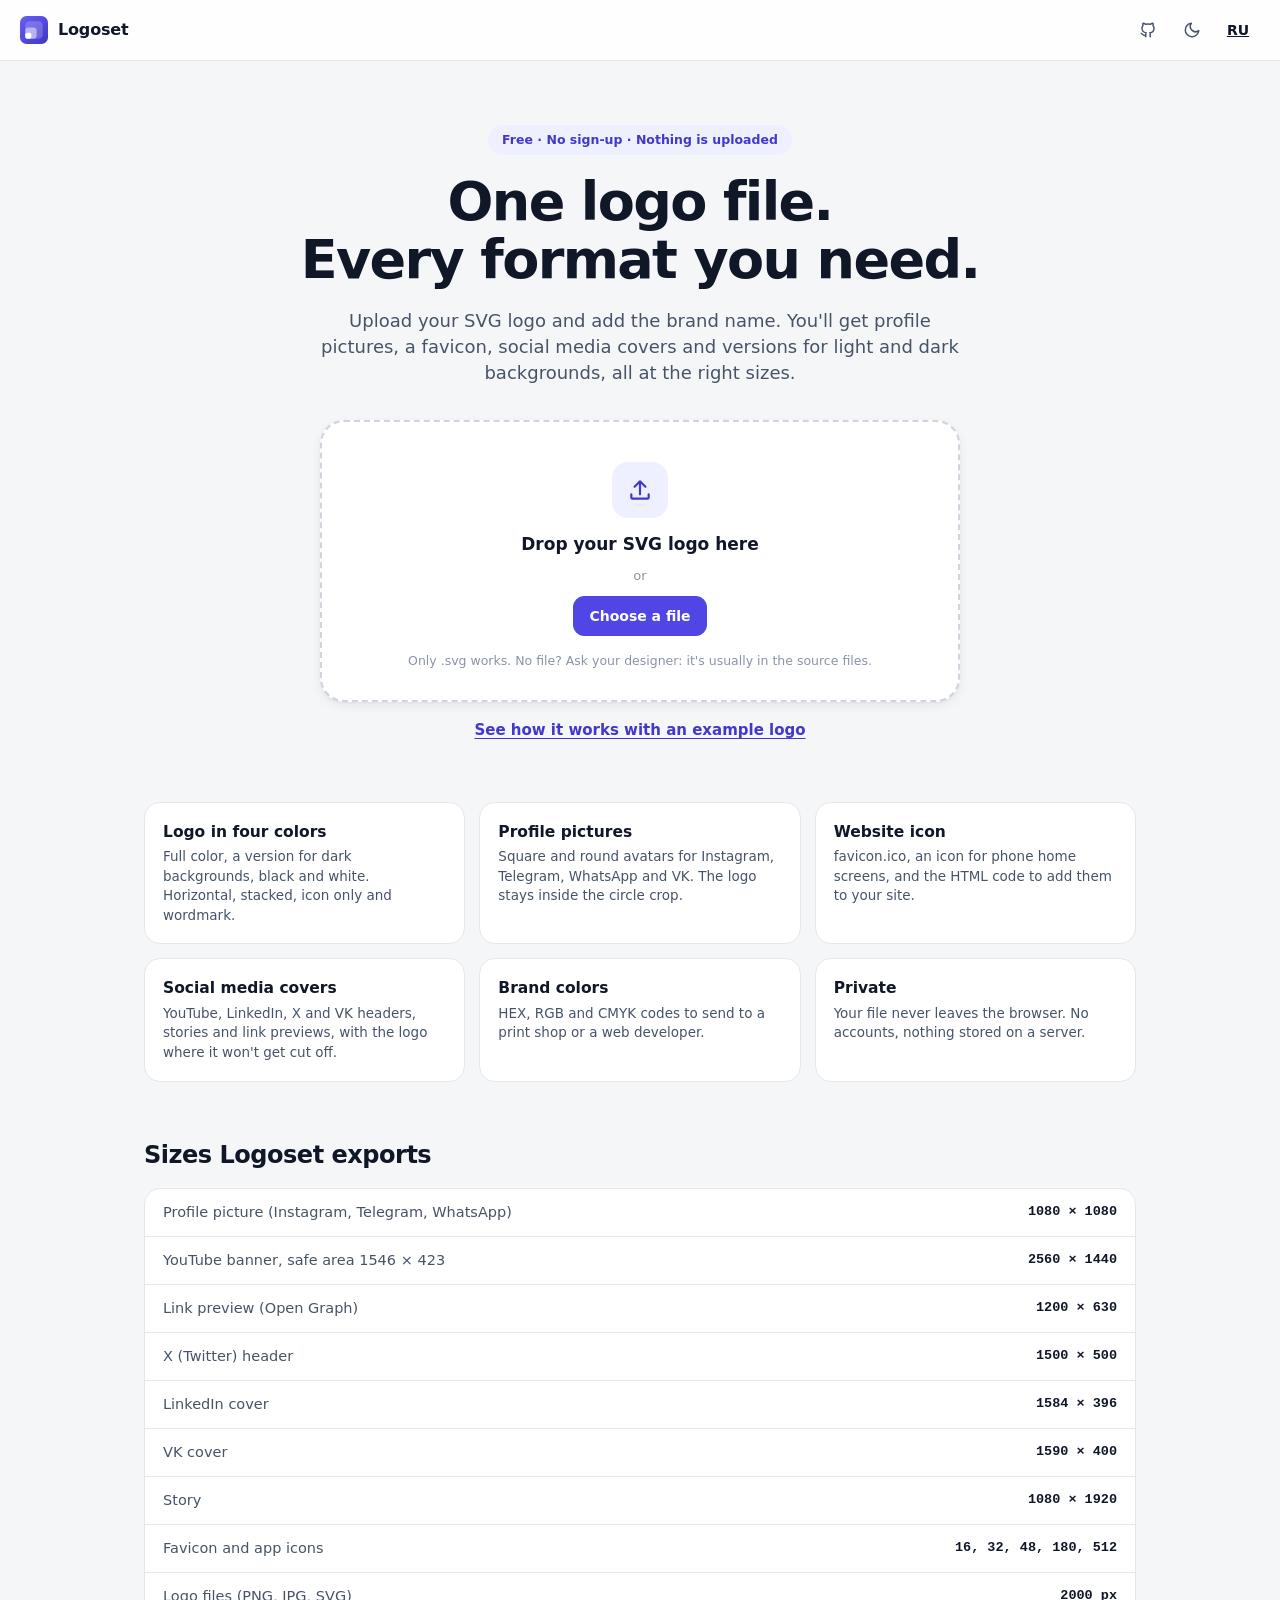
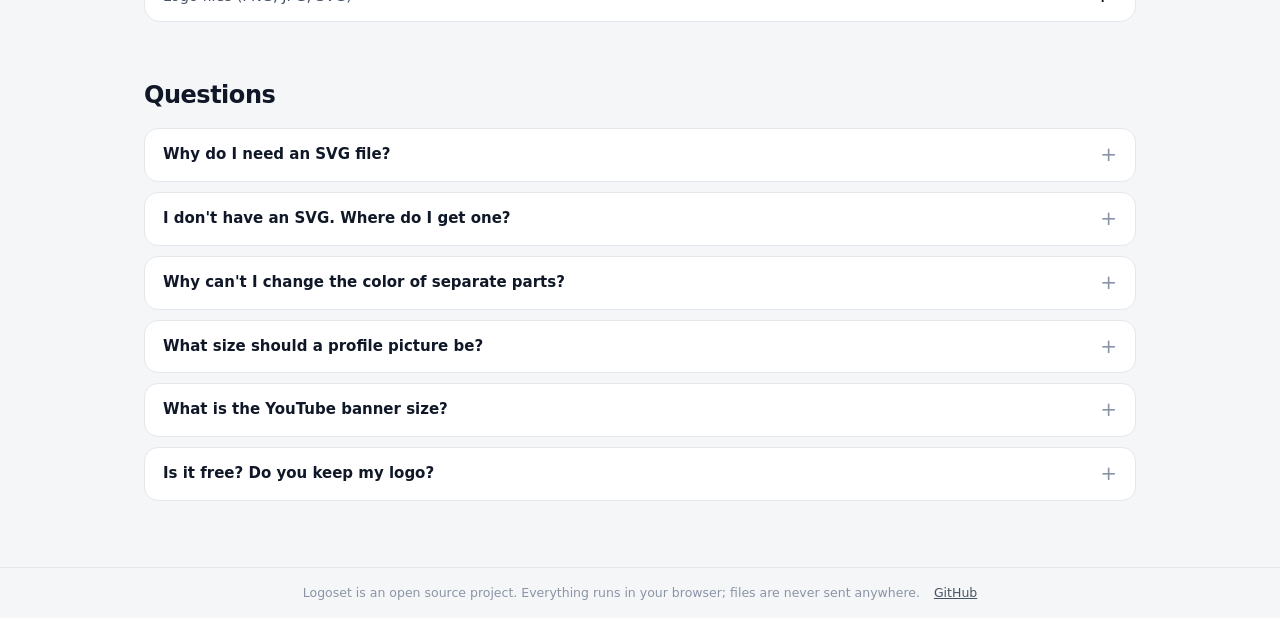
<file: index.html>
<!DOCTYPE html>
<html lang="en" data-root="./">
<head>
<meta charset="UTF-8">
<meta name="viewport" content="width=device-width, initial-scale=1">
<meta http-equiv="Content-Security-Policy" content="default-src 'self'; script-src 'self'; style-src 'self' 'unsafe-inline'; img-src 'self' data: blob:; font-src 'self' data:; connect-src 'self'; object-src 'none'; base-uri 'none'; form-action 'none'">
<meta name="referrer" content="no-referrer">
<title>Logoset: free logo pack maker for avatars, favicons and social media</title>
<meta name="description" content="Turn one SVG logo into every file you need: profile pictures for Instagram and Telegram, a favicon, YouTube and LinkedIn banners, white and black versions. Free, no sign-up, runs in your browser.">
<link rel="canonical" href="https://logoset.vercel.app/">
<link rel="alternate" hreflang="en" href="https://logoset.vercel.app/">
<link rel="alternate" hreflang="ru" href="https://logoset.vercel.app/ru/">
<link rel="alternate" hreflang="x-default" href="https://logoset.vercel.app/">
<meta property="og:type" content="website">
<meta property="og:site_name" content="Logoset">
<meta property="og:title" content="Logoset: every format of your logo from one SVG">
<meta property="og:description" content="Avatars, favicon, social media covers and logo versions for light and dark backgrounds. Free and private.">
<meta property="og:url" content="https://logoset.vercel.app/">
<meta property="og:locale" content="en_US">
<meta name="twitter:card" content="summary">
<meta name="theme-color" content="#F5F6F8">
<meta name="google-site-verification" content="Nc8XZonH8aRMqkUftAR_-qd03A_xogGUUIlsU5PHZag">
<link rel="icon" href="/favicon.ico" sizes="48x48">
<link rel="icon" href="/icon.svg" type="image/svg+xml">
<link rel="apple-touch-icon" href="/apple-touch-icon.png">
<script src="theme.js"></script>
<link rel="stylesheet" href="style.css">
<script type="application/ld+json">
{"@context":"https://schema.org","@graph":[
{"@type":"WebApplication","name":"Logoset","url":"https://logoset.vercel.app/","applicationCategory":"DesignApplication","operatingSystem":"Any","inLanguage":["en","ru"],"isAccessibleForFree":true,"offers":{"@type":"Offer","price":"0","priceCurrency":"USD"},"description":"Make avatars, a favicon, social media covers and color versions of your logo from one SVG file, right in the browser."},
{"@type":"FAQPage","mainEntity":[
{"@type":"Question","name":"Why do I need an SVG file?","acceptedAnswer":{"@type":"Answer","text":"SVG is the vector format logos are made in. It scales to any size without blur, and its colors can be changed. A PNG or JPG can't be recolored or enlarged cleanly."}},
{"@type":"Question","name":"What size should a profile picture be?","acceptedAnswer":{"@type":"Answer","text":"1080×1080 pixels works for Instagram, Telegram, WhatsApp and most other apps. They crop avatars to a circle, so the logo has to stay inside it."}},
{"@type":"Question","name":"What is the YouTube banner size?","acceptedAnswer":{"@type":"Answer","text":"2560×1440 pixels. Only the middle area of 1546×423 pixels is visible on every device, so the logo should sit inside it."}},
{"@type":"Question","name":"Is Logoset free? Do you keep my logo?","acceptedAnswer":{"@type":"Answer","text":"It's free and open source. Everything happens in your browser and the logo isn't uploaded anywhere."}}
]}]}
</script>
</head>
<body>
<div id="app">
  <header class="topbar">
    <a class="brand" href="./"><span class="brand-mark" aria-hidden="true"></span><span>Logoset</span></a>
    <div class="top-actions">
      <a class="icon-btn plain" href="https://github.com/harakez/logoset" target="_blank" rel="noopener noreferrer" title="GitHub" aria-label="GitHub"><span class="ic" aria-hidden="true"><svg viewBox="0 0 24 24" fill="none" stroke="currentColor" stroke-width="2" stroke-linecap="round" stroke-linejoin="round"><path d="M9 19c-4 1.5-4-2-6-2.5M15 21v-3.5c0-1 .1-1.4-.5-2 2.8-.3 5.5-1.4 5.5-6a4.6 4.6 0 0 0-1.3-3.2 4.2 4.2 0 0 0-.1-3.2s-1.1-.3-3.5 1.3a12 12 0 0 0-6.2 0C6.5 2.8 5.4 3.1 5.4 3.1a4.2 4.2 0 0 0-.1 3.2A4.6 4.6 0 0 0 4 9.5c0 4.6 2.7 5.7 5.5 6-.6.6-.6 1.2-.5 2V21"/></svg></span></a>
      <button type="button" class="icon-btn plain" id="lk-theme" aria-label="Dark theme" title="Dark theme"></button>
      <a class="btn ghost lang" href="ru/" hreflang="ru" lang="ru">RU</a>
    </div>
  </header>

  <main class="landing">
    <section class="hero">
      <span class="hero-tag">Free · No sign-up · Nothing is uploaded</span>
      <h1>One logo file.<br>Every format you need.</h1>
      <p class="lead">Upload your SVG logo and add the brand name. You'll get profile pictures, a favicon, social media covers and versions for light and dark backgrounds, all at the right sizes.</p>
      <div class="dropzone" id="lk-drop" role="button" tabindex="0" aria-label="Choose an SVG logo">
        <span class="dz-ic"><span class="ic" aria-hidden="true"><svg viewBox="0 0 24 24" fill="none" stroke="currentColor" stroke-width="2" stroke-linecap="round" stroke-linejoin="round"><path d="M12 16V4M7 9l5-5 5 5"/><path d="M4 16v3a1 1 0 0 0 1 1h14a1 1 0 0 0 1-1v-3"/></svg></span></span>
        <b>Drop your SVG logo here</b>
        <span class="or">or</span>
        <span class="btn primary">Choose a file</span>
        <small>Only .svg works. No file? Ask your designer: it's usually in the source files.</small>
      </div>
      <button type="button" class="linkish" id="lk-demo">See how it works with an example logo</button>
    </section>

    <section class="feats" aria-label="What you get">
      <div class="feat"><b>Logo in four colors</b><p>Full color, a version for dark backgrounds, black and white. Horizontal, stacked, icon only and wordmark.</p></div>
      <div class="feat"><b>Profile pictures</b><p>Square and round avatars for Instagram, Telegram, WhatsApp and VK. The logo stays inside the circle crop.</p></div>
      <div class="feat"><b>Website icon</b><p>favicon.ico, an icon for phone home screens, and the HTML code to add them to your site.</p></div>
      <div class="feat"><b>Social media covers</b><p>YouTube, LinkedIn, X and VK headers, stories and link previews, with the logo where it won't get cut off.</p></div>
      <div class="feat"><b>Brand colors</b><p>HEX, RGB and CMYK codes to send to a print shop or a web developer.</p></div>
      <div class="feat"><b>Private</b><p>Your file never leaves the browser. No accounts, nothing stored on a server.</p></div>
    </section>

    <section class="sizes">
      <h2>Sizes Logoset exports</h2>
      <div class="size-table" role="table" aria-label="Export sizes">
        <div role="row"><span role="cell">Profile picture (Instagram, Telegram, WhatsApp)</span><b role="cell">1080 × 1080</b></div>
        <div role="row"><span role="cell">YouTube banner, safe area 1546 × 423</span><b role="cell">2560 × 1440</b></div>
        <div role="row"><span role="cell">Link preview (Open Graph)</span><b role="cell">1200 × 630</b></div>
        <div role="row"><span role="cell">X (Twitter) header</span><b role="cell">1500 × 500</b></div>
        <div role="row"><span role="cell">LinkedIn cover</span><b role="cell">1584 × 396</b></div>
        <div role="row"><span role="cell">VK cover</span><b role="cell">1590 × 400</b></div>
        <div role="row"><span role="cell">Story</span><b role="cell">1080 × 1920</b></div>
        <div role="row"><span role="cell">Favicon and app icons</span><b role="cell">16, 32, 48, 180, 512</b></div>
        <div role="row"><span role="cell">Logo files (PNG, JPG, SVG)</span><b role="cell">2000 px</b></div>
      </div>
    </section>

    <section class="faq">
      <h2>Questions</h2>
      <details><summary>Why do I need an SVG file?</summary><p>SVG is the vector format logos are made in. It scales to any size without blur, and its colors can be changed. A PNG or JPG can't be recolored or enlarged cleanly.</p></details>
      <details><summary>I don't have an SVG. Where do I get one?</summary><p>Ask the designer who made your logo. It's usually among the files you received: look for .svg, .ai or .eps. Illustrator, Figma and Inkscape can all export SVG.</p></details>
      <details><summary>Why can't I change the color of separate parts?</summary><p>Some logos are saved as one combined shape, so there is nothing to separate and the logo can only be recolored as a whole. Try the "By part" mode first. If that doesn't help, ask for an SVG with the parts kept as separate shapes.</p></details>
      <details><summary>What size should a profile picture be?</summary><p>1080 × 1080 pixels works for Instagram, Telegram, WhatsApp and most other apps. They crop avatars to a circle, so the logo has to stay inside it. Logoset takes care of that.</p></details>
      <details><summary>What is the YouTube banner size?</summary><p>2560 × 1440 pixels. Only the middle area of 1546 × 423 is visible on every device, so the logo should sit inside it.</p></details>
      <details><summary>Is it free? Do you keep my logo?</summary><p>It's free and open source. Everything happens in your browser and the logo isn't uploaded anywhere.</p></details>
    </section>
  </main>

  <footer class="foot"><span>Logoset is an open source project. Everything runs in your browser; files are never sent anywhere.</span><a href="https://github.com/harakez/logoset" target="_blank" rel="noopener noreferrer">GitHub</a></footer>
</div>
<div class="toast" id="toast" role="status" aria-live="polite"></div>
<noscript><p class="noscript">Logoset needs JavaScript to work.</p></noscript>
<script src="lib/opentype.min.js"></script>
<script src="app.js"></script>
</body>
</html>
</file>
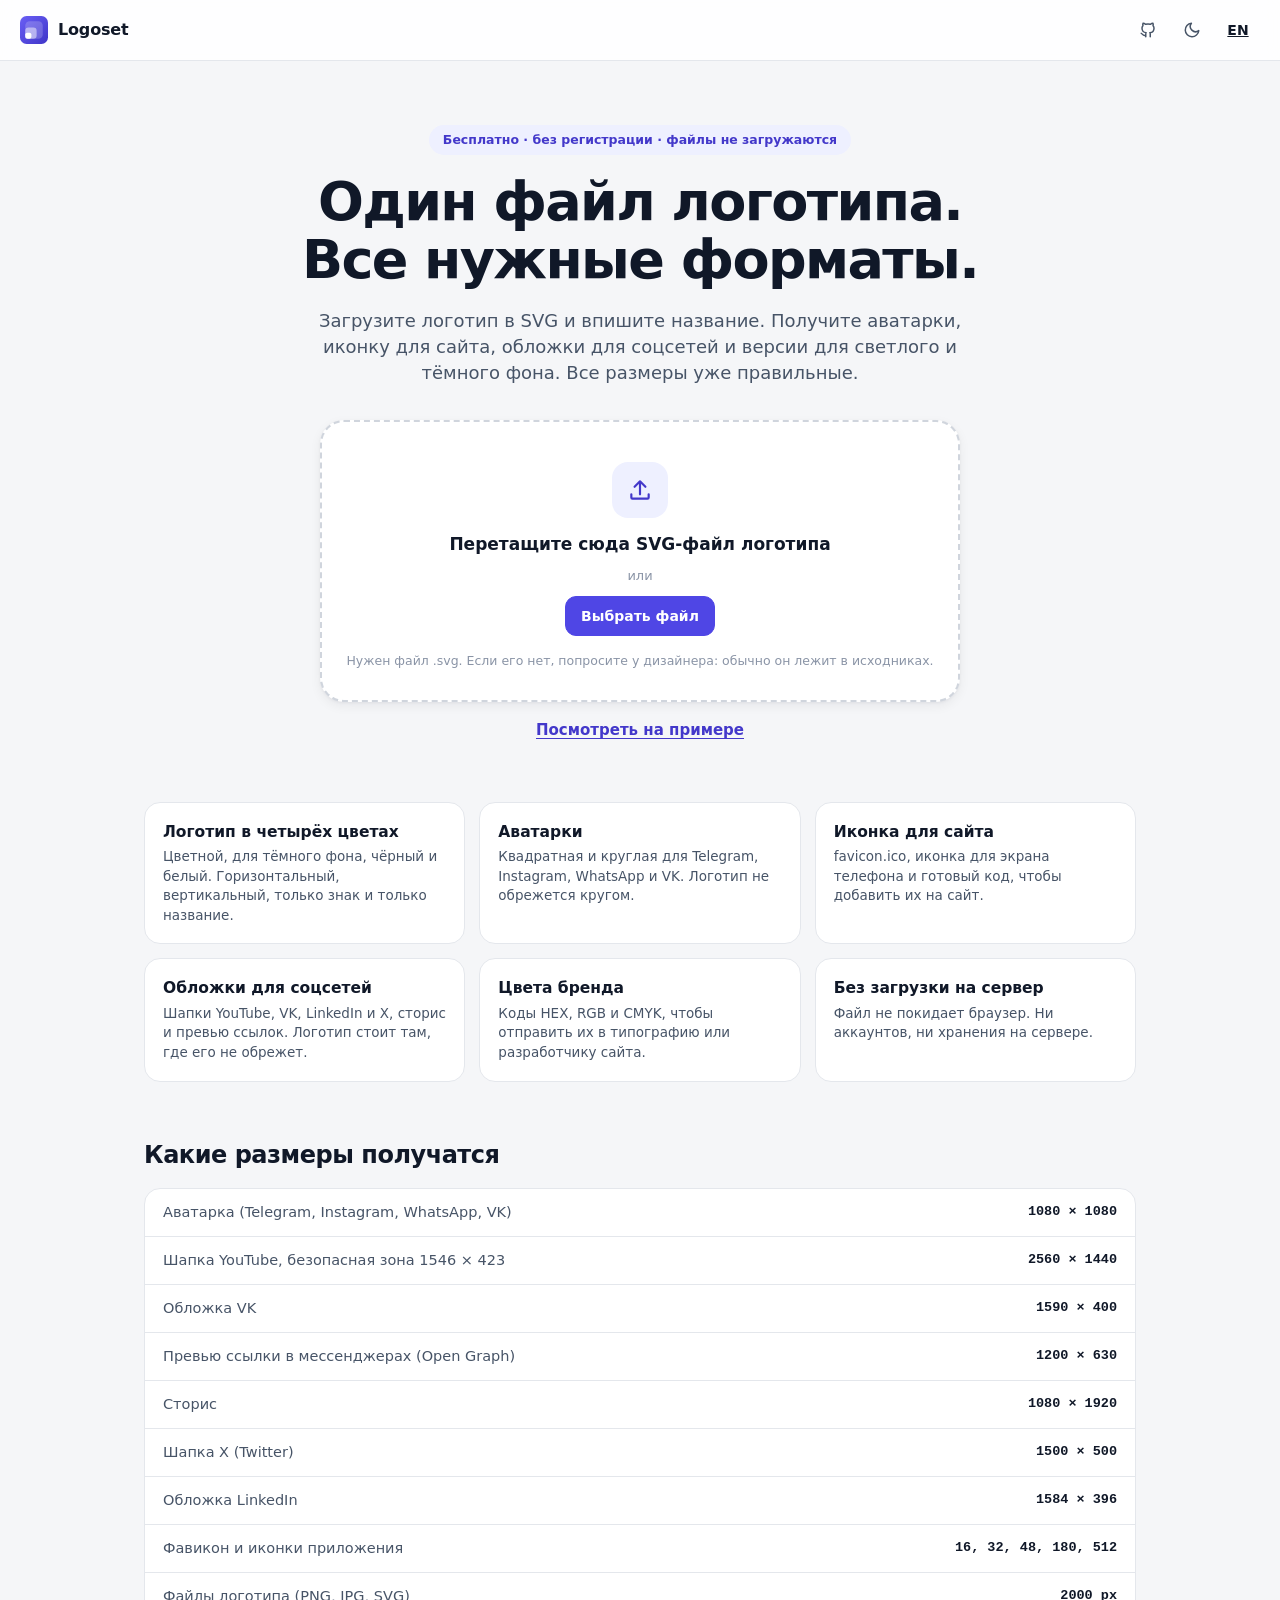
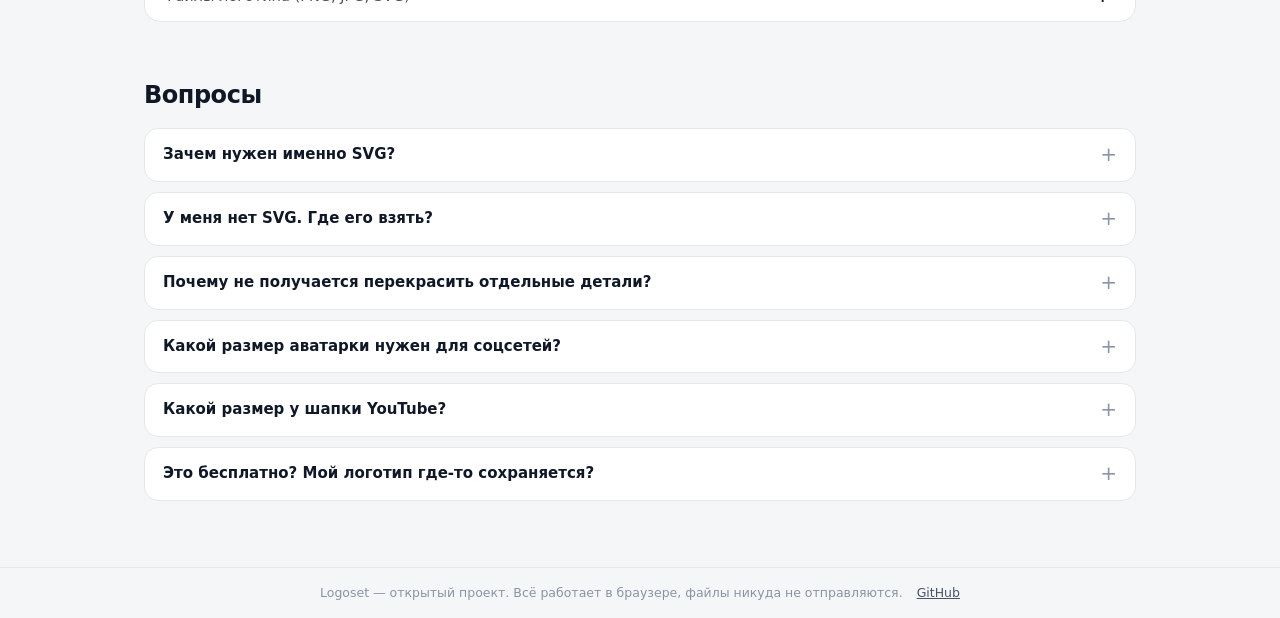
<file: ru/index.html>
<!DOCTYPE html>
<html lang="ru" data-root="../">
<head>
<meta charset="UTF-8">
<meta name="viewport" content="width=device-width, initial-scale=1">
<meta http-equiv="Content-Security-Policy" content="default-src 'self'; script-src 'self'; style-src 'self' 'unsafe-inline'; img-src 'self' data: blob:; font-src 'self' data:; connect-src 'self'; object-src 'none'; base-uri 'none'; form-action 'none'">
<meta name="referrer" content="no-referrer">
<title>Logoset: аватарка, фавикон и обложки для соцсетей из логотипа бесплатно</title>
<meta name="description" content="Сделайте из одного SVG-логотипа аватарку для Telegram и Instagram, иконку для сайта, шапку YouTube и обложку VK, белую и чёрную версии логотипа. Бесплатно, без регистрации, прямо в браузере.">
<link rel="canonical" href="https://logoset.vercel.app/ru/">
<link rel="alternate" hreflang="en" href="https://logoset.vercel.app/">
<link rel="alternate" hreflang="ru" href="https://logoset.vercel.app/ru/">
<link rel="alternate" hreflang="x-default" href="https://logoset.vercel.app/">
<meta property="og:type" content="website">
<meta property="og:site_name" content="Logoset">
<meta property="og:title" content="Logoset: все форматы логотипа из одного SVG">
<meta property="og:description" content="Аватарки, иконка для сайта, обложки для соцсетей и версии логотипа для светлого и тёмного фона. Бесплатно и без загрузки на сервер.">
<meta property="og:url" content="https://logoset.vercel.app/ru/">
<meta property="og:locale" content="ru_RU">
<meta name="twitter:card" content="summary">
<meta name="theme-color" content="#F5F6F8">
<link rel="icon" href="/favicon.ico" sizes="48x48">
<link rel="icon" href="/icon.svg" type="image/svg+xml">
<link rel="apple-touch-icon" href="/apple-touch-icon.png">
<script src="../theme.js"></script>
<link rel="stylesheet" href="../style.css">
<script type="application/ld+json">
{"@context":"https://schema.org","@graph":[
{"@type":"WebApplication","name":"Logoset","url":"https://logoset.vercel.app/ru/","applicationCategory":"DesignApplication","operatingSystem":"Any","inLanguage":"ru","isAccessibleForFree":true,"offers":{"@type":"Offer","price":"0","priceCurrency":"RUB"},"description":"Аватарки, иконка для сайта, обложки для соцсетей и цветные версии логотипа из одного SVG-файла прямо в браузере."},
{"@type":"FAQPage","mainEntity":[
{"@type":"Question","name":"Зачем нужен именно SVG?","acceptedAnswer":{"@type":"Answer","text":"SVG — векторный формат, в котором делают логотипы. Его можно увеличить до любого размера без потери качества и поменять в нём цвета. PNG и JPG так не умеют."}},
{"@type":"Question","name":"Какой размер аватарки нужен для соцсетей?","acceptedAnswer":{"@type":"Answer","text":"1080×1080 пикселей подходит для Instagram, Telegram, WhatsApp и VK. Приложения обрезают аватарку в круг, поэтому логотип должен в него помещаться."}},
{"@type":"Question","name":"Какой размер у шапки YouTube?","acceptedAnswer":{"@type":"Answer","text":"2560×1440 пикселей. На всех устройствах видна только середина 1546×423, поэтому логотип нужно ставить в неё."}},
{"@type":"Question","name":"Это бесплатно? Мой логотип где-то сохраняется?","acceptedAnswer":{"@type":"Answer","text":"Бесплатно, код открыт. Всё происходит в браузере, логотип никуда не загружается."}}
]}]}
</script>
</head>
<body>
<div id="app">
  <header class="topbar">
    <a class="brand" href="./"><span class="brand-mark" aria-hidden="true"></span><span>Logoset</span></a>
    <div class="top-actions">
      <a class="icon-btn plain" href="https://github.com/harakez/logoset" target="_blank" rel="noopener noreferrer" title="GitHub" aria-label="GitHub"><span class="ic" aria-hidden="true"><svg viewBox="0 0 24 24" fill="none" stroke="currentColor" stroke-width="2" stroke-linecap="round" stroke-linejoin="round"><path d="M9 19c-4 1.5-4-2-6-2.5M15 21v-3.5c0-1 .1-1.4-.5-2 2.8-.3 5.5-1.4 5.5-6a4.6 4.6 0 0 0-1.3-3.2 4.2 4.2 0 0 0-.1-3.2s-1.1-.3-3.5 1.3a12 12 0 0 0-6.2 0C6.5 2.8 5.4 3.1 5.4 3.1a4.2 4.2 0 0 0-.1 3.2A4.6 4.6 0 0 0 4 9.5c0 4.6 2.7 5.7 5.5 6-.6.6-.6 1.2-.5 2V21"/></svg></span></a>
      <button type="button" class="icon-btn plain" id="lk-theme" aria-label="Тёмная тема" title="Тёмная тема"></button>
      <a class="btn ghost lang" href="../" hreflang="en" lang="en">EN</a>
    </div>
  </header>

  <main class="landing">
    <section class="hero">
      <span class="hero-tag">Бесплатно · без регистрации · файлы не загружаются</span>
      <h1>Один файл логотипа.<br>Все нужные форматы.</h1>
      <p class="lead">Загрузите логотип в SVG и впишите название. Получите аватарки, иконку для сайта, обложки для соцсетей и версии для светлого и тёмного фона. Все размеры уже правильные.</p>
      <div class="dropzone" id="lk-drop" role="button" tabindex="0" aria-label="Выбрать SVG-логотип">
        <span class="dz-ic"><span class="ic" aria-hidden="true"><svg viewBox="0 0 24 24" fill="none" stroke="currentColor" stroke-width="2" stroke-linecap="round" stroke-linejoin="round"><path d="M12 16V4M7 9l5-5 5 5"/><path d="M4 16v3a1 1 0 0 0 1 1h14a1 1 0 0 0 1-1v-3"/></svg></span></span>
        <b>Перетащите сюда SVG-файл логотипа</b>
        <span class="or">или</span>
        <span class="btn primary">Выбрать файл</span>
        <small>Нужен файл .svg. Если его нет, попросите у дизайнера: обычно он лежит в исходниках.</small>
      </div>
      <button type="button" class="linkish" id="lk-demo">Посмотреть на примере</button>
    </section>

    <section class="feats" aria-label="Что вы получите">
      <div class="feat"><b>Логотип в четырёх цветах</b><p>Цветной, для тёмного фона, чёрный и белый. Горизонтальный, вертикальный, только знак и только название.</p></div>
      <div class="feat"><b>Аватарки</b><p>Квадратная и круглая для Telegram, Instagram, WhatsApp и VK. Логотип не обрежется кругом.</p></div>
      <div class="feat"><b>Иконка для сайта</b><p>favicon.ico, иконка для экрана телефона и готовый код, чтобы добавить их на сайт.</p></div>
      <div class="feat"><b>Обложки для соцсетей</b><p>Шапки YouTube, VK, LinkedIn и X, сторис и превью ссылок. Логотип стоит там, где его не обрежет.</p></div>
      <div class="feat"><b>Цвета бренда</b><p>Коды HEX, RGB и CMYK, чтобы отправить их в типографию или разработчику сайта.</p></div>
      <div class="feat"><b>Без загрузки на сервер</b><p>Файл не покидает браузер. Ни аккаунтов, ни хранения на сервере.</p></div>
    </section>

    <section class="sizes">
      <h2>Какие размеры получатся</h2>
      <div class="size-table" role="table" aria-label="Размеры">
        <div role="row"><span role="cell">Аватарка (Telegram, Instagram, WhatsApp, VK)</span><b role="cell">1080 × 1080</b></div>
        <div role="row"><span role="cell">Шапка YouTube, безопасная зона 1546 × 423</span><b role="cell">2560 × 1440</b></div>
        <div role="row"><span role="cell">Обложка VK</span><b role="cell">1590 × 400</b></div>
        <div role="row"><span role="cell">Превью ссылки в мессенджерах (Open Graph)</span><b role="cell">1200 × 630</b></div>
        <div role="row"><span role="cell">Сторис</span><b role="cell">1080 × 1920</b></div>
        <div role="row"><span role="cell">Шапка X (Twitter)</span><b role="cell">1500 × 500</b></div>
        <div role="row"><span role="cell">Обложка LinkedIn</span><b role="cell">1584 × 396</b></div>
        <div role="row"><span role="cell">Фавикон и иконки приложения</span><b role="cell">16, 32, 48, 180, 512</b></div>
        <div role="row"><span role="cell">Файлы логотипа (PNG, JPG, SVG)</span><b role="cell">2000 px</b></div>
      </div>
    </section>

    <section class="faq">
      <h2>Вопросы</h2>
      <details><summary>Зачем нужен именно SVG?</summary><p>SVG — векторный формат, в котором делают логотипы. Его можно увеличить до любого размера без потери качества и поменять в нём цвета. С PNG и JPG так не получится.</p></details>
      <details><summary>У меня нет SVG. Где его взять?</summary><p>Спросите у дизайнера, который делал логотип. Обычно он есть среди переданных файлов: ищите .svg, .ai или .eps. Сохранить логотип в SVG умеют Illustrator, Figma и Inkscape.</p></details>
      <details><summary>Почему не получается перекрасить отдельные детали?</summary><p>Некоторые логотипы сохранены одной общей фигурой. Тогда разделять нечего, и перекрасить можно только целиком. Сначала попробуйте режим «По деталям». Если не помогло, попросите SVG, где детали сохранены отдельными фигурами.</p></details>
      <details><summary>Какой размер аватарки нужен для соцсетей?</summary><p>1080 × 1080 пикселей подходит для Instagram, Telegram, WhatsApp и VK. Приложения обрезают аватарку в круг, поэтому логотип должен в него помещаться. Logoset это учитывает.</p></details>
      <details><summary>Какой размер у шапки YouTube?</summary><p>2560 × 1440 пикселей. На всех устройствах видна только середина 1546 × 423, поэтому логотип нужно ставить в неё.</p></details>
      <details><summary>Это бесплатно? Мой логотип где-то сохраняется?</summary><p>Бесплатно, код открыт. Всё происходит в браузере, логотип никуда не загружается.</p></details>
    </section>
  </main>

  <footer class="foot"><span>Logoset — открытый проект. Всё работает в браузере, файлы никуда не отправляются.</span><a href="https://github.com/harakez/logoset" target="_blank" rel="noopener noreferrer">GitHub</a></footer>
</div>
<div class="toast" id="toast" role="status" aria-live="polite"></div>
<noscript><p class="noscript">Для работы Logoset нужен JavaScript.</p></noscript>
<script src="../lib/opentype.min.js"></script>
<script src="../app.js"></script>
</body>
</html>
</file>
<file: style.css>
*{box-sizing:border-box;margin:0;padding:0}
:root{
  --bg:#F5F6F8; --surface:#FFFFFF; --surface-2:#F0F2F5; --surface-3:#E7EAEE;
  --line:#E4E7EC; --line-2:#D0D5DD; --text:#101828; --dim:#475467; --faint:#8A94A6;
  --accent:#4F46E5; --accent-2:#4338CA; --accent-soft:#EEF0FF; --accent-text:#4338CA;
  --ok:#067647; --warn-bg:#FFFAEB; --warn:#B54708;
  --shadow:0 1px 2px rgba(16,24,40,.05);
  --shadow-md:0 4px 12px rgba(16,24,40,.06),0 1px 3px rgba(16,24,40,.05);
  --checker:#E9ECF0; --checker-bg:#FFFFFF;
  --r:16px;
  color-scheme:light;
}
:root[data-theme="dark"]{
  --bg:#0C0E12; --surface:#15181E; --surface-2:#1C2028; --surface-3:#252A34;
  --line:#262B35; --line-2:#363C48; --text:#F2F4F7; --dim:#B4BCC8; --faint:#7E8794;
  --accent:#6E66F2; --accent-2:#837CF5; --accent-soft:#23214A; --accent-text:#B3AEFF;
  --ok:#47CD89; --warn-bg:#2A2110; --warn:#F5B451;
  --shadow:0 1px 2px rgba(0,0,0,.3);
  --shadow-md:0 6px 18px rgba(0,0,0,.35);
  --checker:#2A2F38; --checker-bg:#1E222A;
  color-scheme:dark;
}
body{font-family:'Segoe UI',system-ui,-apple-system,Roboto,'Helvetica Neue',sans-serif;background:var(--bg);color:var(--text);font-size:14px;line-height:1.45;-webkit-font-smoothing:antialiased}
#app{min-height:100vh;display:flex;flex-direction:column}
[hidden]{display:none!important}
.ic{display:inline-flex;width:18px;height:18px;flex:none}
.ic svg{width:100%;height:100%}
.muted{color:var(--dim);font-size:13px}
.mono{font-family:ui-monospace,'Cascadia Mono',Consolas,monospace}
:focus-visible{outline:3px solid color-mix(in srgb,var(--accent) 45%,transparent);outline-offset:2px}

/* ---------- buttons ---------- */
.btn{display:inline-flex;align-items:center;justify-content:center;gap:8px;font:inherit;font-weight:600;font-size:14px;cursor:pointer;border-radius:11px;
  border:1px solid var(--line-2);background:var(--surface);color:var(--text);padding:9px 15px;min-height:40px;white-space:nowrap;transition:background .15s,border-color .15s,transform .1s}
.btn:hover:not(:disabled){background:var(--surface-2)}
.btn:active:not(:disabled){transform:translateY(1px)}
.btn:disabled{opacity:.5;cursor:default}
.btn.primary{background:var(--accent);border-color:var(--accent);color:#fff}
.btn.primary:hover:not(:disabled){background:var(--accent-2);border-color:var(--accent-2)}
.btn.ghost{background:transparent;border-color:transparent}
.btn.ghost:hover:not(:disabled){background:var(--surface-2)}
.btn.small{min-height:34px;padding:6px 12px;font-size:13px;border-radius:9px}
.btn.lang{font-weight:700;min-width:44px;padding:8px}
.icon-btn{display:inline-flex;align-items:center;justify-content:center;width:40px;height:40px;flex:none;border-radius:10px;border:1px solid var(--line);
  background:var(--surface);color:var(--dim);cursor:pointer;text-decoration:none}
.icon-btn:hover{background:var(--surface-2);color:var(--text)}
.icon-btn.plain{border-color:transparent;background:transparent}
.linkish{background:none;border:none;color:var(--accent-text);font:inherit;font-weight:600;cursor:pointer;text-decoration:underline;text-underline-offset:3px;padding:4px}
.btn-row{display:flex;gap:8px;flex-wrap:wrap;align-items:center}

/* ---------- top bar ---------- */
.topbar{display:flex;align-items:center;gap:16px;padding:10px 20px;background:color-mix(in srgb,var(--surface) 88%,transparent);backdrop-filter:blur(10px);
  border-bottom:1px solid var(--line);position:sticky;top:0;z-index:10}
.brand{display:flex;align-items:center;gap:10px;font-weight:800;font-size:16px;letter-spacing:-.01em}
.brand-mark{width:28px;height:28px;flex:none;background:url(icon.svg) center/contain no-repeat}
.top-actions{margin-left:auto;display:flex;gap:4px;align-items:center}

/* ---------- hero ---------- */
.hero{flex:1;max-width:1040px;margin:0 auto;padding:64px 24px 48px;text-align:center;display:flex;flex-direction:column;align-items:center}
.hero-tag{display:inline-block;font-size:12.5px;font-weight:600;color:var(--accent-text);background:var(--accent-soft);border-radius:999px;padding:6px 14px;margin-bottom:18px}
.hero h1{font-size:clamp(30px,5vw,54px);font-weight:800;letter-spacing:-.03em;line-height:1.08;max-width:820px}
.hero .lead{font-size:18px;color:var(--dim);max-width:660px;margin:18px 0 34px}
.dropzone{width:100%;max-width:640px;border:2px dashed var(--line-2);border-radius:24px;background:var(--surface);padding:40px 24px 30px;
  display:flex;flex-direction:column;align-items:center;gap:10px;cursor:pointer;transition:border-color .15s,background .15s;box-shadow:var(--shadow-md)}
.dropzone:hover{border-color:var(--accent);background:color-mix(in srgb,var(--accent-soft) 35%,var(--surface))}
.dz-ic{width:56px;height:56px;border-radius:16px;background:var(--accent-soft);color:var(--accent-text);display:flex;align-items:center;justify-content:center}
.dz-ic .ic{width:26px;height:26px}
.dropzone b{font-size:17px;margin-top:4px}
.dropzone .or{color:var(--faint);font-size:13px}
.dropzone small{color:var(--faint);font-size:12.5px;margin-top:6px}
.hero > .linkish{margin-top:14px;font-size:15px}
.feats{display:grid;grid-template-columns:repeat(3,1fr);gap:14px;margin-top:56px;width:100%;text-align:left}
.feat{background:var(--surface);border:1px solid var(--line);border-radius:var(--r);padding:18px}
.feat-ic{width:38px;height:38px;border-radius:11px;background:var(--surface-2);color:var(--accent-text);display:flex;align-items:center;justify-content:center;margin-bottom:12px}
.feat b{display:block;font-size:15px;margin-bottom:4px}
.feat p{color:var(--dim);font-size:13.5px}

/* ---------- app layout ---------- */
.layout{flex:1;display:grid;grid-template-columns:380px minmax(0,1fr);width:100%;max-width:1600px;margin:0 auto}
.sidebar{border-right:1px solid var(--line);background:var(--surface);padding:18px;display:flex;flex-direction:column;gap:14px;
  position:sticky;top:61px;height:calc(100vh - 61px);overflow-y:auto}
.main{padding:20px 24px 32px;min-width:0}
.panel{border:1px solid var(--line);border-radius:var(--r);padding:16px;display:flex;flex-direction:column;gap:12px;background:var(--surface)}
.panel h2{font-size:15px;font-weight:700;display:flex;align-items:center;gap:10px}
.step{width:24px;height:24px;border-radius:7px;background:var(--accent-soft);color:var(--accent-text);font-size:12.5px;font-weight:800;display:inline-flex;align-items:center;justify-content:center}
.field{display:flex;flex-direction:column;gap:6px;font-size:13px;font-weight:600;color:var(--dim)}
.field input[type=text]{font:inherit;font-size:14.5px;font-weight:500;color:var(--text);background:var(--surface);border:1px solid var(--line-2);border-radius:10px;padding:10px 12px}
.field input[type=text]:focus{outline:none;border-color:var(--accent);box-shadow:0 0 0 3px var(--accent-soft)}
.field input[type=range]{accent-color:var(--accent);width:100%}
.check{display:flex;gap:10px;align-items:flex-start;padding:10px 12px;border:1px solid var(--line);border-radius:12px;cursor:pointer;background:var(--surface-2)}
.check input,.row-field input{width:18px;height:18px;margin-top:1px;accent-color:var(--accent);flex:none}
.check span{display:flex;flex-direction:column;gap:2px;font-size:13.5px}
.check small{color:var(--faint);font-size:12px}
.row-field{display:flex;gap:10px;align-items:center;font-size:13.5px;font-weight:600;cursor:pointer}
.lbl{font-size:12px;color:var(--faint);font-weight:700;text-transform:uppercase;letter-spacing:.06em;margin-top:2px}

/* colors */
.live{height:150px;border-radius:12px;padding:14px;background-color:var(--checker-bg);
  background-image:linear-gradient(45deg,var(--checker) 25%,transparent 25%),linear-gradient(-45deg,var(--checker) 25%,transparent 25%),
  linear-gradient(45deg,transparent 75%,var(--checker) 75%),linear-gradient(-45deg,transparent 75%,var(--checker) 75%);
  background-size:16px 16px;background-position:0 0,0 8px,8px -8px,-8px 0;border:1px solid var(--line)}
.logo-host{width:100%;height:100%}
.logo-host.offscreen{position:fixed;left:-10000px;top:0;width:600px;height:400px;visibility:hidden;pointer-events:none}
.parts{display:flex;flex-wrap:wrap;gap:8px}
.part{position:relative;width:46px;height:46px;border-radius:50%;border:2px solid transparent;background:none;padding:3px;cursor:pointer;transition:transform .1s}
.part:hover{transform:translateY(-1px)}
.part.on{border-color:var(--accent)}
.part-sw{display:block;width:100%;height:100%;border-radius:50%;box-shadow:inset 0 0 0 1px rgba(0,0,0,.15)}
.part-n{position:absolute;right:-4px;bottom:-4px;min-width:18px;height:18px;border-radius:9px;background:var(--surface);border:1px solid var(--line-2);
  font-size:10.5px;font-weight:800;color:var(--dim);display:flex;align-items:center;justify-content:center;padding:0 4px}
.part.on .part-n{background:var(--accent);border-color:var(--accent);color:#fff}
.picker-box{border:1px solid var(--line);border-radius:14px;padding:12px;background:var(--surface-2)}
.picker-title{display:flex;justify-content:space-between;align-items:center;font-size:13.5px;margin-bottom:10px}
.picker-title .mono{color:var(--dim);font-size:12.5px}
.sv{position:relative;height:150px;border-radius:10px;cursor:crosshair;touch-action:none;user-select:none;overflow:hidden}
.sv-w{position:absolute;inset:0;background:linear-gradient(to right,#fff,rgba(255,255,255,0))}
.sv-b{position:absolute;inset:0;background:linear-gradient(to top,#000,rgba(0,0,0,0))}
.hue{position:relative;height:16px;border-radius:8px;margin-top:12px;cursor:pointer;touch-action:none;user-select:none;
  background:linear-gradient(to right,#f00 0%,#ff0 17%,#0f0 33%,#0ff 50%,#00f 67%,#f0f 83%,#f00 100%)}
.knob{position:absolute;width:20px;height:20px;border-radius:50%;border:3px solid #fff;box-shadow:0 0 0 1px rgba(0,0,0,.35),0 2px 6px rgba(0,0,0,.35);transform:translate(-50%,-50%);pointer-events:none}
.hue .knob{top:50%}
.pick-row{display:flex;gap:8px;margin-top:12px;align-items:center}
.big-swatch{width:40px;height:40px;border-radius:10px;box-shadow:inset 0 0 0 1px rgba(0,0,0,.15);flex:none}
.hex-input{flex:1;min-width:0;font-family:ui-monospace,Consolas,monospace;font-size:14.5px;font-weight:600;text-transform:uppercase;
  background:var(--surface);color:var(--text);border:1px solid var(--line-2);border-radius:10px;padding:9px 11px}
.hex-input:focus{outline:none;border-color:var(--accent);box-shadow:0 0 0 3px var(--accent-soft)}
.hex-input.bad{border-color:#E5484D}
.chip-block{margin-top:10px}
.chip-block .lbl{text-transform:none;letter-spacing:0;font-weight:600;margin-bottom:6px}
.chips{display:flex;gap:6px;flex-wrap:wrap}
.chip{width:28px;height:28px;padding:0;border-radius:8px;border:none;box-shadow:inset 0 0 0 1px rgba(0,0,0,.15);cursor:pointer;transition:transform .1s;position:relative}
.chip:hover{transform:scale(1.1)}
.chip.on{outline:2px solid var(--accent);outline-offset:2px}
.chip.auto{background:var(--surface-3);color:var(--dim);font-weight:800;font-size:12px}
.chip.custom{background:conic-gradient(red,yellow,lime,cyan,blue,magenta,red);display:inline-block}
.chip.custom input{position:absolute;inset:0;opacity:0;cursor:pointer;width:100%;height:100%}
.presets{display:grid;grid-template-columns:repeat(4,1fr);gap:6px}
.preset{display:flex;height:30px;border-radius:8px;overflow:hidden;border:1px solid var(--line);padding:0;cursor:pointer;background:none}
.preset i{flex:1}
.preset:hover{outline:2px solid var(--line-2)}

/* text */
.fonts{display:grid;grid-template-columns:repeat(3,1fr);gap:6px}
.font{display:flex;flex-direction:column;align-items:center;gap:2px;padding:8px 4px;border:1px solid var(--line);border-radius:10px;background:var(--surface);
  cursor:pointer;font:inherit;font-size:11.5px;color:var(--dim)}
.font:hover{background:var(--surface-2)}
.font.on{border-color:var(--accent);background:var(--accent-soft);color:var(--accent-text)}
.font-aa{font-size:22px;line-height:1.1;color:var(--text)}
.seg{display:inline-flex;background:var(--surface-2);border:1px solid var(--line);border-radius:11px;padding:3px;gap:2px;flex-wrap:wrap}
.seg-btn{display:inline-flex;align-items:center;gap:7px;border:none;background:transparent;font:inherit;font-size:13px;font-weight:600;color:var(--dim);
  padding:7px 12px;border-radius:8px;cursor:pointer;white-space:nowrap}
.seg-btn:hover{color:var(--text)}
.seg-btn.on{background:var(--surface);color:var(--text);box-shadow:var(--shadow-md)}
.dot{width:14px;height:14px;border-radius:50%;box-shadow:inset 0 0 0 1px rgba(127,127,127,.4);flex:none}
.bg-opts{display:grid;grid-template-columns:1fr 1fr;gap:6px}
.bg-opt{display:flex;align-items:center;gap:8px;padding:9px 10px;border:1px solid var(--line);border-radius:10px;background:var(--surface);font:inherit;font-size:13px;font-weight:600;
  color:var(--dim);cursor:pointer;position:relative}
.bg-opt:hover{background:var(--surface-2)}
.bg-opt.on{border-color:var(--accent);color:var(--text);box-shadow:0 0 0 3px var(--accent-soft)}
.bg-opt input{position:absolute;inset:0;opacity:0;cursor:pointer;width:100%;height:100%}

/* main */
.main-head{display:flex;align-items:center;gap:12px;flex-wrap:wrap;margin-bottom:16px;position:sticky;top:61px;z-index:5;padding:10px 0;background:var(--bg)}
.tabs{display:flex;gap:4px;background:var(--surface);border:1px solid var(--line);border-radius:13px;padding:4px;overflow-x:auto;scrollbar-width:none;flex:1;min-width:0}
.tab{display:inline-flex;align-items:center;gap:8px;border:none;background:none;font:inherit;font-weight:600;font-size:13.5px;color:var(--dim);padding:8px 13px;border-radius:9px;cursor:pointer;white-space:nowrap}
.tab:hover{color:var(--text);background:var(--surface-2)}
.tab.on{background:var(--accent-soft);color:var(--accent-text)}
.content-bar{margin-bottom:14px}
.note{background:var(--warn-bg);color:var(--warn);border-radius:12px;padding:10px 14px;font-size:13.5px;margin-bottom:14px}
.note.subtle{background:transparent;color:var(--faint);padding:12px 2px 0;font-size:12.5px}
.grid{display:grid;gap:16px}
.grid.logos{grid-template-columns:repeat(2,minmax(0,1fr))}
.grid.two{grid-template-columns:repeat(2,minmax(0,1fr))}
.grid.one{grid-template-columns:minmax(0,1fr)}
.grid.social{grid-template-columns:repeat(2,minmax(0,1fr))}
.span2{grid-column:span 2}
.fcard{background:var(--surface);border:1px solid var(--line);border-radius:var(--r);overflow:hidden;display:flex;flex-direction:column;box-shadow:var(--shadow)}
.fprev{padding:16px;background:var(--surface-2);border-bottom:1px solid var(--line);flex:1;display:flex;align-items:center;justify-content:center}
.pv{width:100%;border-radius:10px;overflow:hidden;display:flex;align-items:center;justify-content:center;box-shadow:0 0 0 1px var(--line)}
.pv img{width:100%;height:100%;display:block;object-fit:contain}
.logo-pv{height:260px;padding:32px}
.logo-pv.wide{height:280px;padding:36px 48px}
.story-card .fprev .pv{max-width:230px}
.avatar-pair{display:grid;grid-template-columns:1fr 1fr;gap:14px;width:100%;max-width:440px}
.round-mask{border-radius:50%;box-shadow:0 0 0 1px var(--line)}
.checker-pv{width:100%;max-width:220px;border-radius:12px;padding:10px;background-color:var(--checker-bg);
  background-image:linear-gradient(45deg,var(--checker) 25%,transparent 25%),linear-gradient(-45deg,var(--checker) 25%,transparent 25%),
  linear-gradient(45deg,transparent 75%,var(--checker) 75%),linear-gradient(-45deg,transparent 75%,var(--checker) 75%);
  background-size:16px 16px;background-position:0 0,0 8px,8px -8px,-8px 0}
.checker-pv .pv{box-shadow:none}
.fmeta{display:flex;align-items:center;justify-content:space-between;gap:12px;padding:12px 14px;flex-wrap:wrap}
.ftext{display:flex;flex-direction:column;min-width:0;flex:1}
.ftext b{font-size:14.5px}
.ftext small{color:var(--faint);font-size:12.5px}
.factions{display:flex;gap:6px;flex-wrap:wrap}
.dl{display:inline-flex;align-items:center;gap:6px;border:1px solid var(--line-2);background:var(--surface);color:var(--text);font:inherit;font-weight:700;font-size:12.5px;
  padding:7px 11px;border-radius:9px;cursor:pointer}
.dl:hover:not(:disabled){border-color:var(--accent);color:var(--accent-text)}
.dl:disabled{opacity:.5;cursor:wait}
.dl .ic{width:15px;height:15px}
.browser{width:100%;max-width:560px;border-radius:12px;overflow:hidden;box-shadow:0 0 0 1px var(--line);background:var(--surface)}
.browser-tab{display:flex;align-items:center;gap:8px;background:var(--surface-3);padding:9px 14px;font-size:13px;font-weight:600}
.browser-tab img{width:16px;height:16px}
.browser-body{display:flex;align-items:flex-end;justify-content:center;gap:28px;padding:26px 16px;flex-wrap:wrap}
.browser-body figure{display:flex;flex-direction:column;align-items:center;gap:8px}
.browser-body figcaption{font-size:12px;color:var(--faint)}
.code{width:100%;font-family:ui-monospace,Consolas,monospace;font-size:12.5px;background:var(--surface);color:var(--text);border:1px solid var(--line);border-radius:10px;padding:14px;overflow-x:auto;white-space:pre}
.code-card .fprev{justify-content:stretch}
.palette-card{background:var(--surface);border:1px solid var(--line);border-radius:var(--r);padding:18px;box-shadow:var(--shadow)}
.pal-head{display:flex;justify-content:space-between;align-items:flex-start;gap:14px;flex-wrap:wrap;margin-bottom:16px}
.pal-head b{font-size:16px}
.swatches{display:grid;grid-template-columns:repeat(auto-fill,minmax(180px,1fr));gap:12px}
.swatch{border:1px solid var(--line);border-radius:14px;overflow:hidden}
.swatch-color{height:110px}
.swatch-codes{padding:6px}
.code-line{display:flex;justify-content:space-between;width:100%;border:none;background:none;font:inherit;padding:6px 8px;border-radius:8px;cursor:pointer;color:var(--text)}
.code-line:hover{background:var(--surface-2)}
.code-line span{color:var(--faint);font-size:11.5px;font-weight:700}
.code-line b{font-family:ui-monospace,Consolas,monospace;font-size:12.5px}

/* footer, drop, toast */
.foot{padding:16px 24px;border-top:1px solid var(--line);font-size:12.5px;color:var(--faint);display:flex;gap:14px;flex-wrap:wrap;justify-content:center}
.foot a{color:var(--dim)}
.drop{position:fixed;inset:0;background:color-mix(in srgb,var(--accent) 14%,transparent);backdrop-filter:blur(3px);display:none;align-items:center;justify-content:center;z-index:50}
.drop div{border:3px dashed var(--accent);background:var(--surface);color:var(--accent-text);border-radius:22px;padding:48px 64px;font-size:20px;font-weight:700}
.drop.on{display:flex}
.toast{position:fixed;bottom:24px;left:50%;transform:translateX(-50%) translateY(20px);max-width:calc(100% - 32px);background:#101828;color:#fff;
  font-size:14px;font-weight:600;text-align:center;padding:12px 20px;border-radius:12px;opacity:0;pointer-events:none;transition:.25s;z-index:60;box-shadow:var(--shadow-md)}
:root[data-theme="dark"] .toast{background:#F2F4F7;color:#101828}
.toast.on{opacity:1;transform:translateX(-50%) translateY(0)}

/* responsive */
@media (max-width:1180px){ .grid.logos,.grid.social{grid-template-columns:minmax(0,1fr)} .span2{grid-column:auto} }
@media (max-width:900px){
  .layout{grid-template-columns:minmax(0,1fr)}
  .sidebar{position:static;height:auto;border-right:none;border-bottom:1px solid var(--line)}
  .main-head{top:57px}
  .feats{grid-template-columns:repeat(2,1fr)}
}
@media (max-width:600px){
  .topbar{padding:8px 12px}
  .hide-sm{display:none}
  .hero{padding:40px 16px 32px}
  .hero .lead{font-size:16px}
  .feats{grid-template-columns:minmax(0,1fr)}
  .sidebar{padding:12px}
  .main{padding:12px 16px 24px}
  .main-head{flex-direction:column;align-items:stretch}
  .main-head .btn{width:100%}
  .tab span{display:none}
  .tab.on span{display:inline}
  .grid.two{grid-template-columns:minmax(0,1fr)}
  .seg{display:flex;overflow-x:auto;flex-wrap:nowrap}
}

/* ---------- landing (static, readable by search engines) ---------- */
.landing{flex:1;width:100%;max-width:1040px;margin:0 auto;padding:0 24px 56px}
.landing .hero{padding:64px 0 8px}
.landing .feats{margin-top:48px}
.landing .feat b{font-size:15.5px}
.sizes,.faq{margin-top:56px}
.sizes h2,.faq h2{font-size:24px;font-weight:800;letter-spacing:-.02em;margin-bottom:16px}
.size-table{background:var(--surface);border:1px solid var(--line);border-radius:var(--r);overflow:hidden}
.size-table > div{display:flex;justify-content:space-between;gap:16px;padding:13px 18px;border-top:1px solid var(--line);font-size:14.5px}
.size-table > div:first-child{border-top:none}
.size-table span{color:var(--dim)}
.size-table b{font-family:ui-monospace,'Cascadia Mono',Consolas,monospace;font-size:13.5px;white-space:nowrap}
.faq details{background:var(--surface);border:1px solid var(--line);border-radius:14px;margin-bottom:10px}
.faq summary{cursor:pointer;padding:15px 18px;font-weight:700;font-size:15px;list-style:none;display:flex;justify-content:space-between;gap:12px}
.faq summary::-webkit-details-marker{display:none}
.faq summary::after{content:'+';color:var(--faint);font-weight:400;font-size:20px;line-height:1}
.faq details[open] summary::after{content:'–'}
.faq details p{padding:0 18px 16px;color:var(--dim);font-size:14.5px;max-width:760px}
.noscript{padding:24px;text-align:center;color:var(--dim)}
a.brand{color:inherit;text-decoration:none}

/* ---------- app additions ---------- */
.content-bar{display:flex;align-items:center;gap:12px;flex-wrap:wrap;margin-bottom:12px}
.bar-lbl{font-size:12px;font-weight:700;color:var(--faint);text-transform:uppercase;letter-spacing:.06em;min-width:96px}
.dot.checker{background-color:#fff;background-image:linear-gradient(45deg,#cfd4dc 25%,transparent 25%),linear-gradient(-45deg,#cfd4dc 25%,transparent 25%),linear-gradient(45deg,transparent 75%,#cfd4dc 75%),linear-gradient(-45deg,transparent 75%,#cfd4dc 75%);background-size:6px 6px;background-position:0 0,0 3px,3px -3px,-3px 0}
.seg-btn{position:relative}
.seg-btn input[type=color]{position:absolute;inset:0;opacity:0;cursor:pointer;width:100%;height:100%}
.pv.checker{background-color:var(--checker-bg);background-image:linear-gradient(45deg,var(--checker) 25%,transparent 25%),linear-gradient(-45deg,var(--checker) 25%,transparent 25%),
  linear-gradient(45deg,transparent 75%,var(--checker) 75%),linear-gradient(-45deg,transparent 75%,var(--checker) 75%);background-size:16px 16px;background-position:0 0,0 8px,8px -8px,-8px 0}
.pv.round{border-radius:50%}
.pv.sq{aspect-ratio:1/1}
.single-pv{width:100%;max-width:220px}
.app-icon{width:72px;height:72px;border-radius:22%}
.hint-box{font-size:12.5px;color:var(--warn);background:var(--warn-bg);border-radius:10px;padding:8px 10px;margin-bottom:10px}
.lbl-sm{font-size:12px;color:var(--faint);font-weight:600;margin-bottom:6px}
.live{height:170px}
.sidebar .seg{width:100%}
.sidebar .seg .seg-btn{flex:1;justify-content:center}
@media (max-width:600px){ .bar-lbl{min-width:0;width:100%} .landing{padding:0 16px 40px} .landing .hero{padding-top:40px} .size-table > div{flex-direction:column;gap:2px} }

/* ---------- previews are buttons: click to view large ---------- */
button.pv{border:none;padding:0;cursor:zoom-in;position:relative;font:inherit;color:inherit}
button.pv.logo-pv{padding:32px}
button.pv.logo-pv.wide{padding:36px 48px}
.pv-zoom{position:absolute;right:10px;top:10px;width:32px;height:32px;border-radius:9px;background:rgba(16,24,40,.7);color:#fff;display:flex;align-items:center;justify-content:center;opacity:0;transition:opacity .15s}
.pv-zoom svg{width:16px;height:16px}
button.pv:hover .pv-zoom,button.pv:focus-visible .pv-zoom{opacity:1}
.grid.social .fcard.span2 .pv{max-height:none}
.lightbox{position:fixed;inset:0;z-index:70;background:rgba(10,12,16,.82);display:flex;align-items:center;justify-content:center;padding:32px;cursor:zoom-out;animation:fade .15s ease}
.lb-frame{max-width:92vw;max-height:88vh;border-radius:14px;overflow:hidden;box-shadow:0 20px 60px rgba(0,0,0,.5);display:flex}
.lb-frame img{max-width:92vw;max-height:88vh;display:block;object-fit:contain}
.lb-frame.checker{background-color:#fff;background-image:linear-gradient(45deg,#e6e9ee 25%,transparent 25%),linear-gradient(-45deg,#e6e9ee 25%,transparent 25%),linear-gradient(45deg,transparent 75%,#e6e9ee 75%),linear-gradient(-45deg,transparent 75%,#e6e9ee 75%);background-size:20px 20px;background-position:0 0,0 10px,10px -10px,-10px 0}
.lb-close{position:fixed;top:16px;right:16px;width:44px;height:44px;border-radius:12px;border:none;background:rgba(255,255,255,.14);color:#fff;cursor:pointer}
.x{font-size:26px;line-height:1}
@keyframes fade{from{opacity:0}to{opacity:1}}
body.no-scroll{overflow:hidden}

/* ---------- modal ---------- */
.overlay{position:fixed;inset:0;z-index:65;background:rgba(10,12,16,.55);display:flex;align-items:center;justify-content:center;padding:20px;animation:fade .15s ease}
.modal{background:var(--surface);color:var(--text);border-radius:18px;width:100%;max-width:640px;max-height:calc(100vh - 40px);display:flex;flex-direction:column;box-shadow:0 24px 64px rgba(0,0,0,.3)}
.modal-head{display:flex;align-items:center;justify-content:space-between;padding:14px 16px 6px 20px}
.modal-head b{font-size:17px}
.modal-body{padding:8px 20px 20px;overflow:auto;display:flex;flex-direction:column;gap:12px}
.font-tools{display:flex;gap:8px}
.font-search{flex:1;min-width:0;font:inherit;font-size:14.5px;color:var(--text);background:var(--surface-2);border:1px solid var(--line-2);border-radius:10px;padding:9px 12px}
.font-search:focus{outline:none;border-color:var(--accent);box-shadow:0 0 0 3px var(--accent-soft)}
.chip-tabs{display:flex;gap:6px;flex-wrap:wrap}
.chip-tab{border:1px solid var(--line);background:var(--surface);color:var(--dim);font:inherit;font-size:13px;font-weight:600;padding:6px 12px;border-radius:999px;cursor:pointer}
.chip-tab.on{background:var(--accent-soft);color:var(--accent-text);border-color:transparent}
.font-list{display:grid;grid-template-columns:1fr 1fr;gap:8px;max-height:52vh;overflow:auto;padding:2px}
.font-item{display:flex;flex-direction:column;align-items:flex-start;gap:4px;text-align:left;border:1px solid var(--line);border-radius:12px;background:var(--surface);color:var(--text);padding:12px 14px;cursor:pointer;font:inherit;min-width:0}
.font-item:hover{border-color:var(--line-2);background:var(--surface-2)}
.font-item.on{border-color:var(--accent);box-shadow:0 0 0 3px var(--accent-soft)}
.fi-sample{font-size:24px;line-height:1.25;white-space:nowrap;overflow:hidden;text-overflow:ellipsis;max-width:100%}
.fi-name{font-size:12px;color:var(--faint);font-weight:600}
.font-select{display:flex;align-items:center;justify-content:space-between;gap:10px;width:100%;border:1px solid var(--line-2);border-radius:12px;background:var(--surface);color:var(--text);padding:10px 12px;cursor:pointer;font:inherit}
.font-select:hover{border-color:var(--accent)}
.fs-name{font-size:20px;line-height:1.2;white-space:nowrap;overflow:hidden;text-overflow:ellipsis}
.fs-more{font-size:12.5px;font-weight:700;color:var(--accent-text);flex:none}
.muted.small{font-size:12px}
.small-link{font-size:12.5px;align-self:flex-start;padding:2px 0}

/* sliders */
.props{display:flex;flex-direction:column;gap:10px}
.field.slider{gap:4px}
.slider-head{display:flex;justify-content:space-between;align-items:center}
.val{font-family:ui-monospace,Consolas,monospace;font-size:12px;color:var(--faint);font-weight:600;min-width:42px;text-align:right}
.zoom{display:flex;align-items:center;gap:10px;flex:1;max-width:420px}
.zoom input{flex:1;accent-color:var(--accent)}

/* email mock */
.mail-mock{width:100%;max-width:520px;background:#fff;color:#1f2328;border-radius:12px;padding:18px 20px;box-shadow:0 0 0 1px var(--line);font-family:Arial,sans-serif}
.mail-line{font-size:14px;margin-bottom:2px}
.mail-name{font-size:14px;font-weight:700;margin-bottom:10px}
.mail-pv{width:300px!important;max-width:100%;box-shadow:none!important;border-radius:0!important}
@media (max-width:600px){ .font-list{grid-template-columns:1fr} .overlay{padding:0;align-items:flex-end} .modal{border-radius:18px 18px 0 0;max-height:92vh} }
</file>
